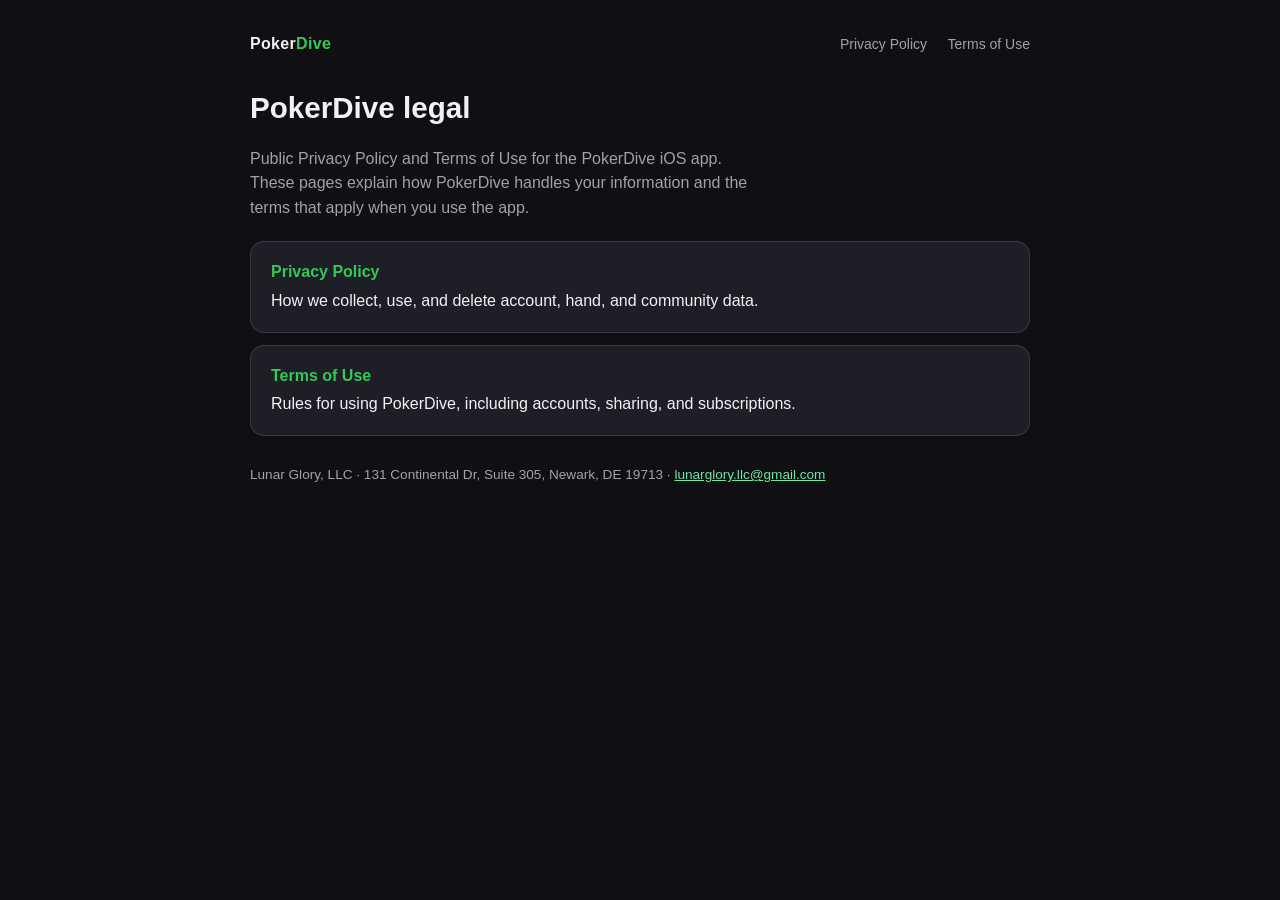
<file: index.html>
<!DOCTYPE html>
<html lang="en">
<head>
  <meta charset="utf-8">
  <meta name="viewport" content="width=device-width, initial-scale=1">
  <title>Legal · PokerDive</title>
  <meta name="description" content="Privacy Policy and Terms of Use for PokerDive.">
  <link rel="stylesheet" href="styles.css">
</head>
<body>
  <div class="wrap">
    <header class="app">
      <a class="brand" href="index.html">Poker<span>Dive</span></a>
      <nav>
        <a href="privacy.html">Privacy Policy</a>
        <a href="terms.html">Terms of Use</a>
      </nav>
    </header>
    
    <section class="hero">
      <h1>PokerDive legal</h1>
      <p>Public Privacy Policy and Terms of Use for the PokerDive iOS app. These pages explain how PokerDive handles your information and the terms that apply when you use the app.</p>
    </section>
    <div class="links">
      <a href="privacy.html"><strong>Privacy Policy</strong> How we collect, use, and delete account, hand, and community data.</a>
      <a href="terms.html"><strong>Terms of Use</strong> Rules for using PokerDive, including accounts, sharing, and subscriptions.</a>
    </div>
    
    <footer>
      Lunar Glory, LLC · 131 Continental Dr, Suite 305, Newark, DE 19713 ·
      <a href="mailto:lunarglory.llc@gmail.com">lunarglory.llc@gmail.com</a>
    </footer>
  </div>
</body>
</html>
</file>
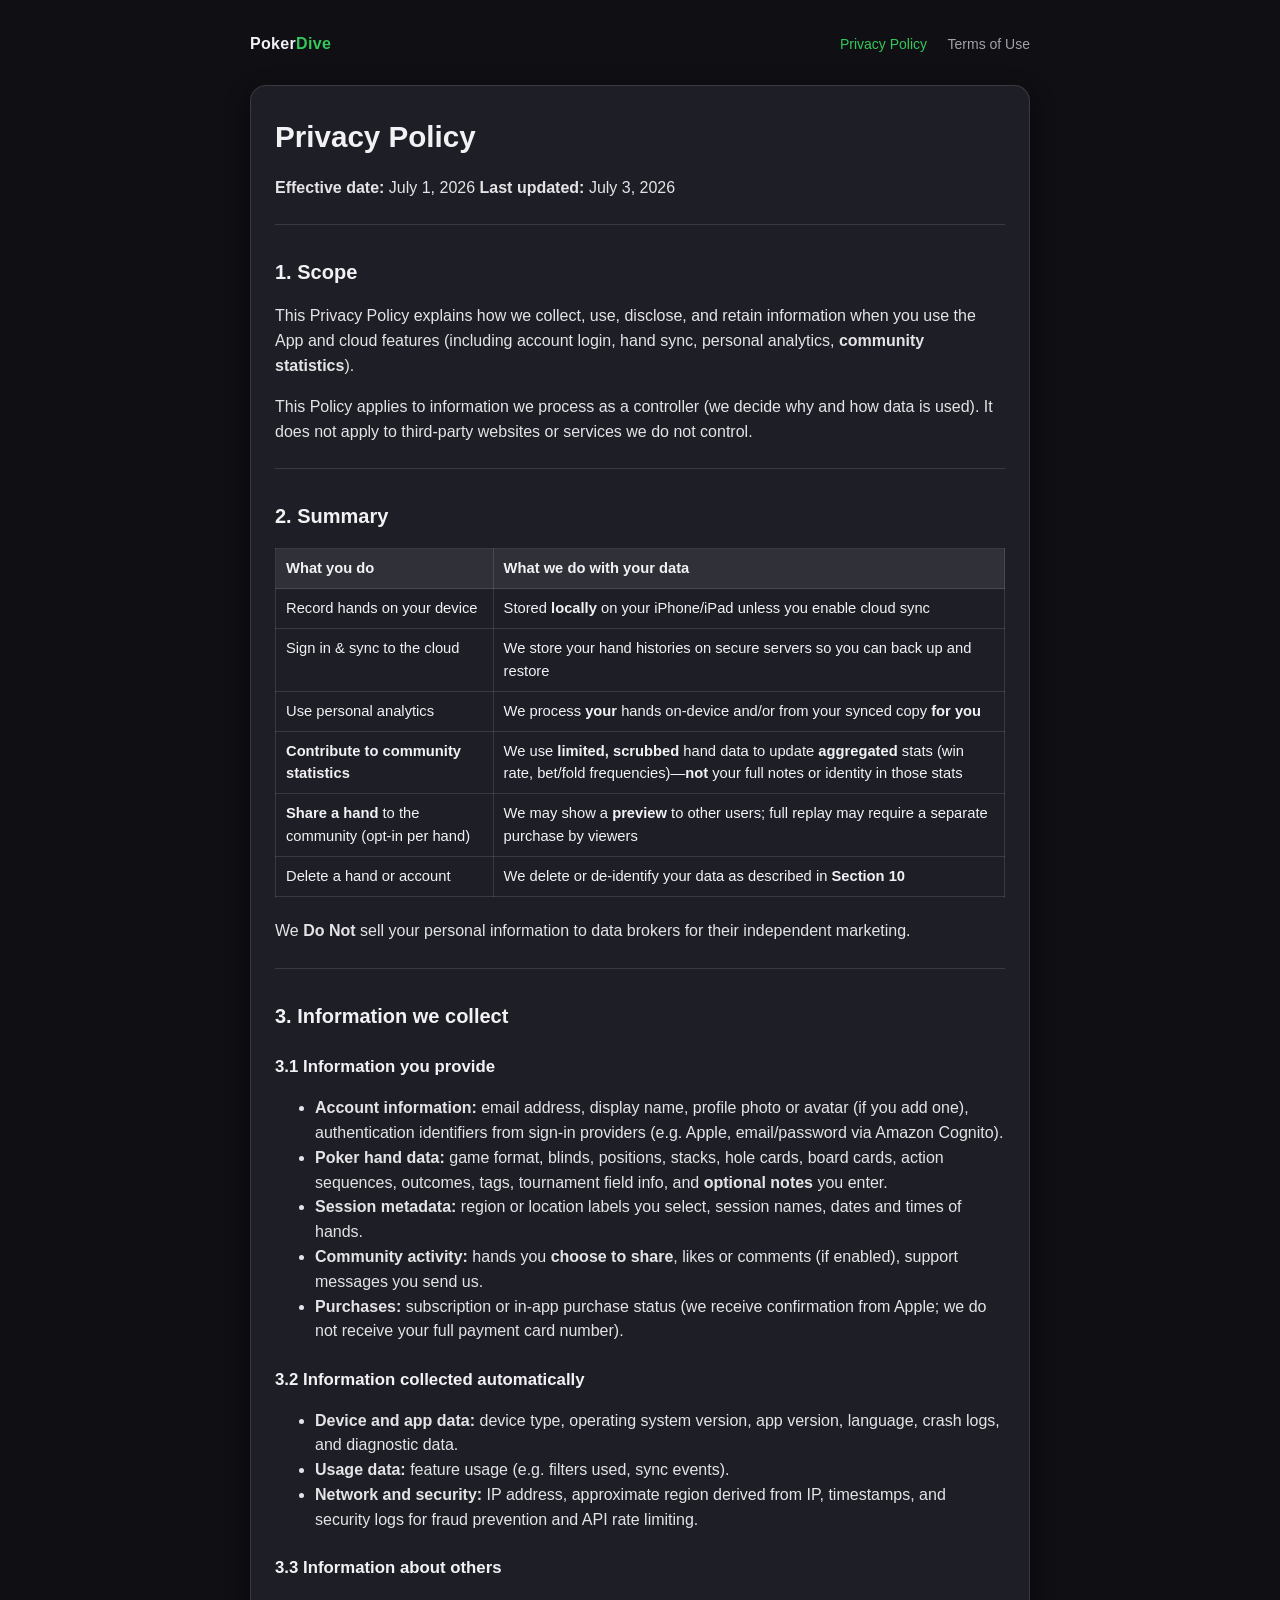
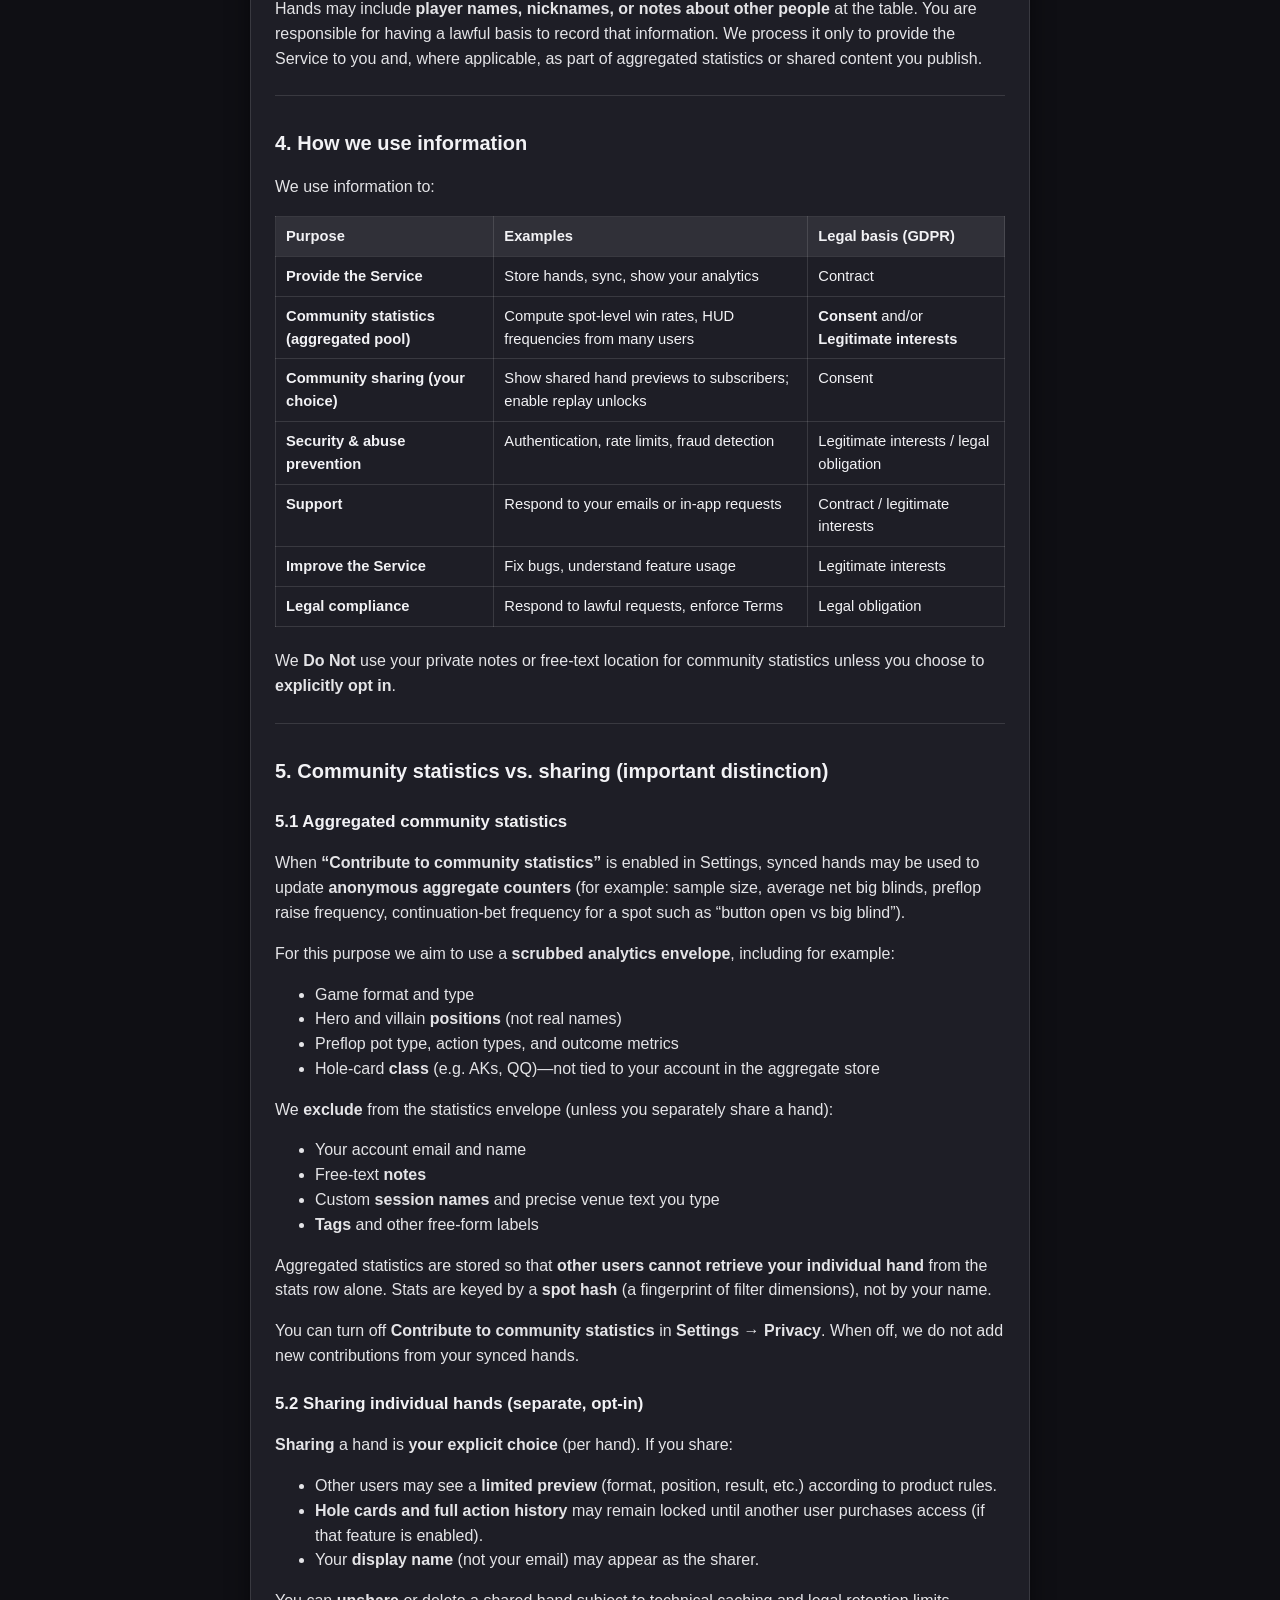
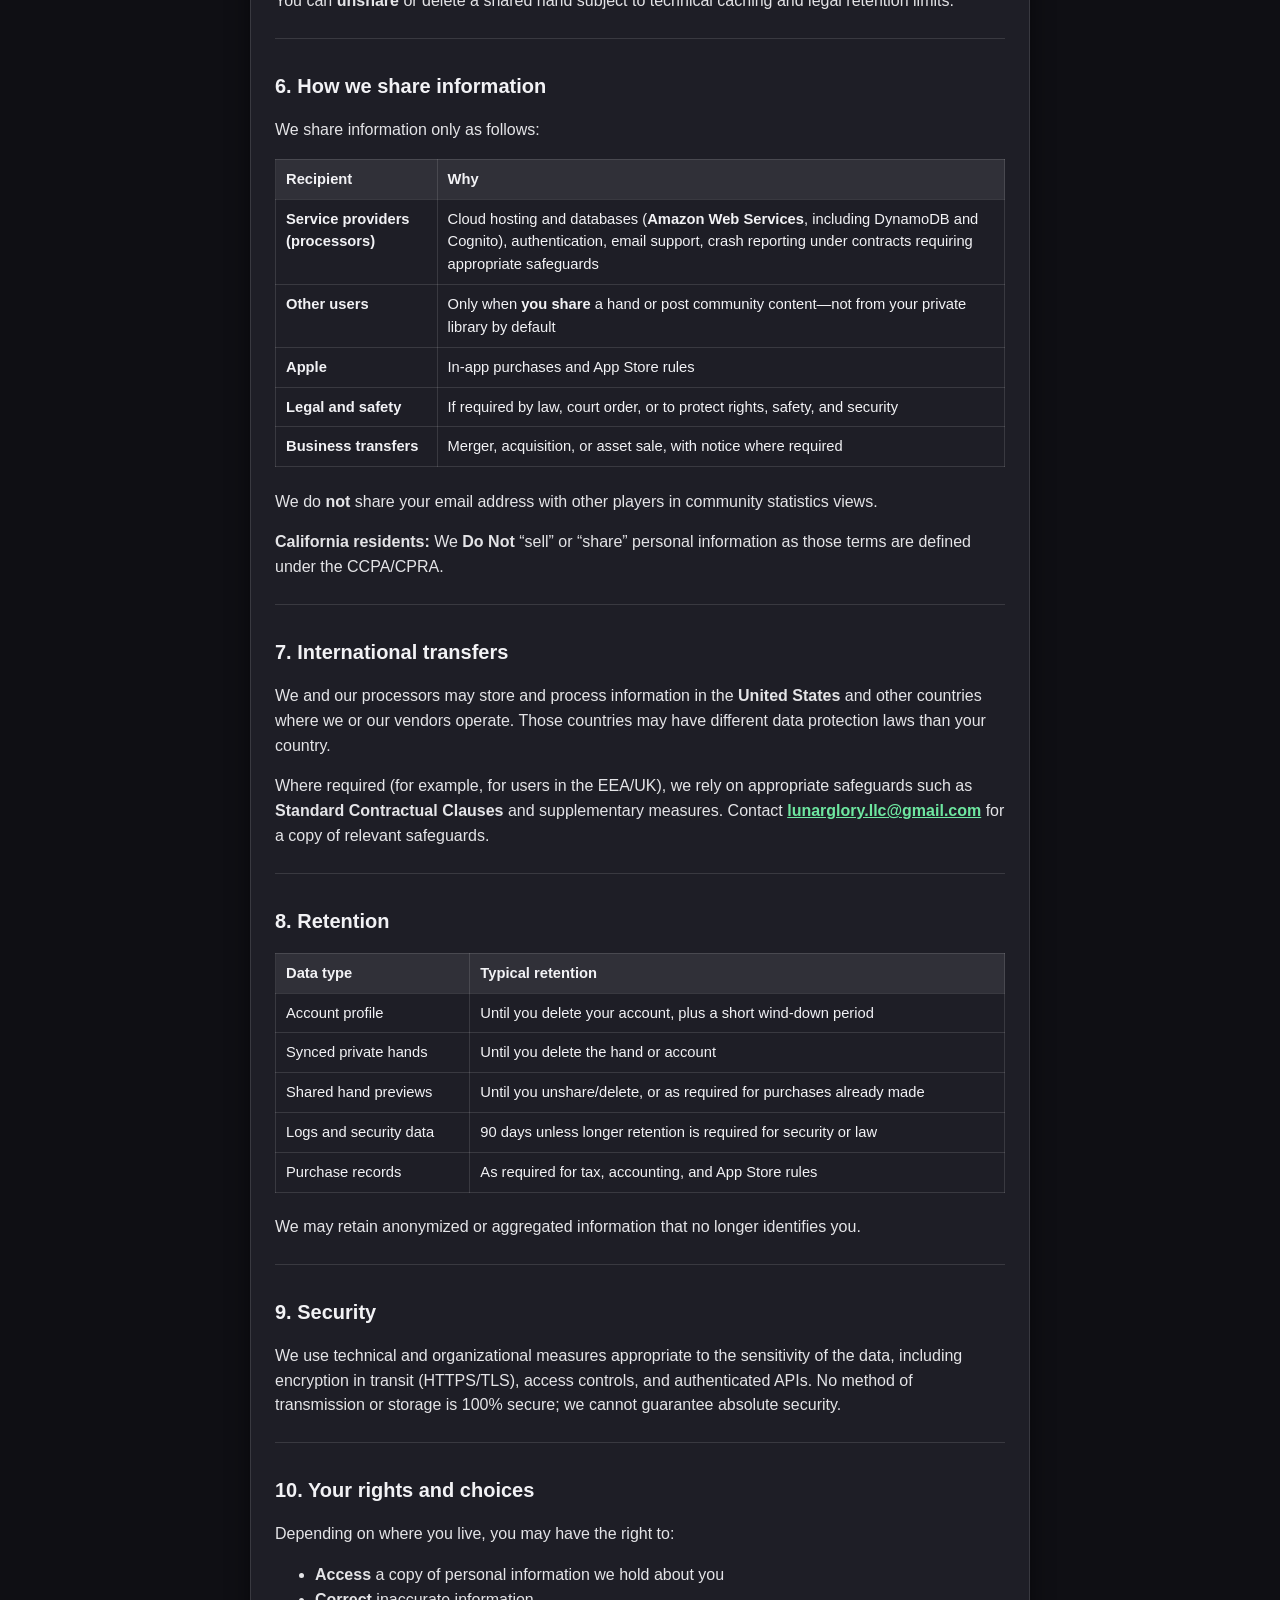
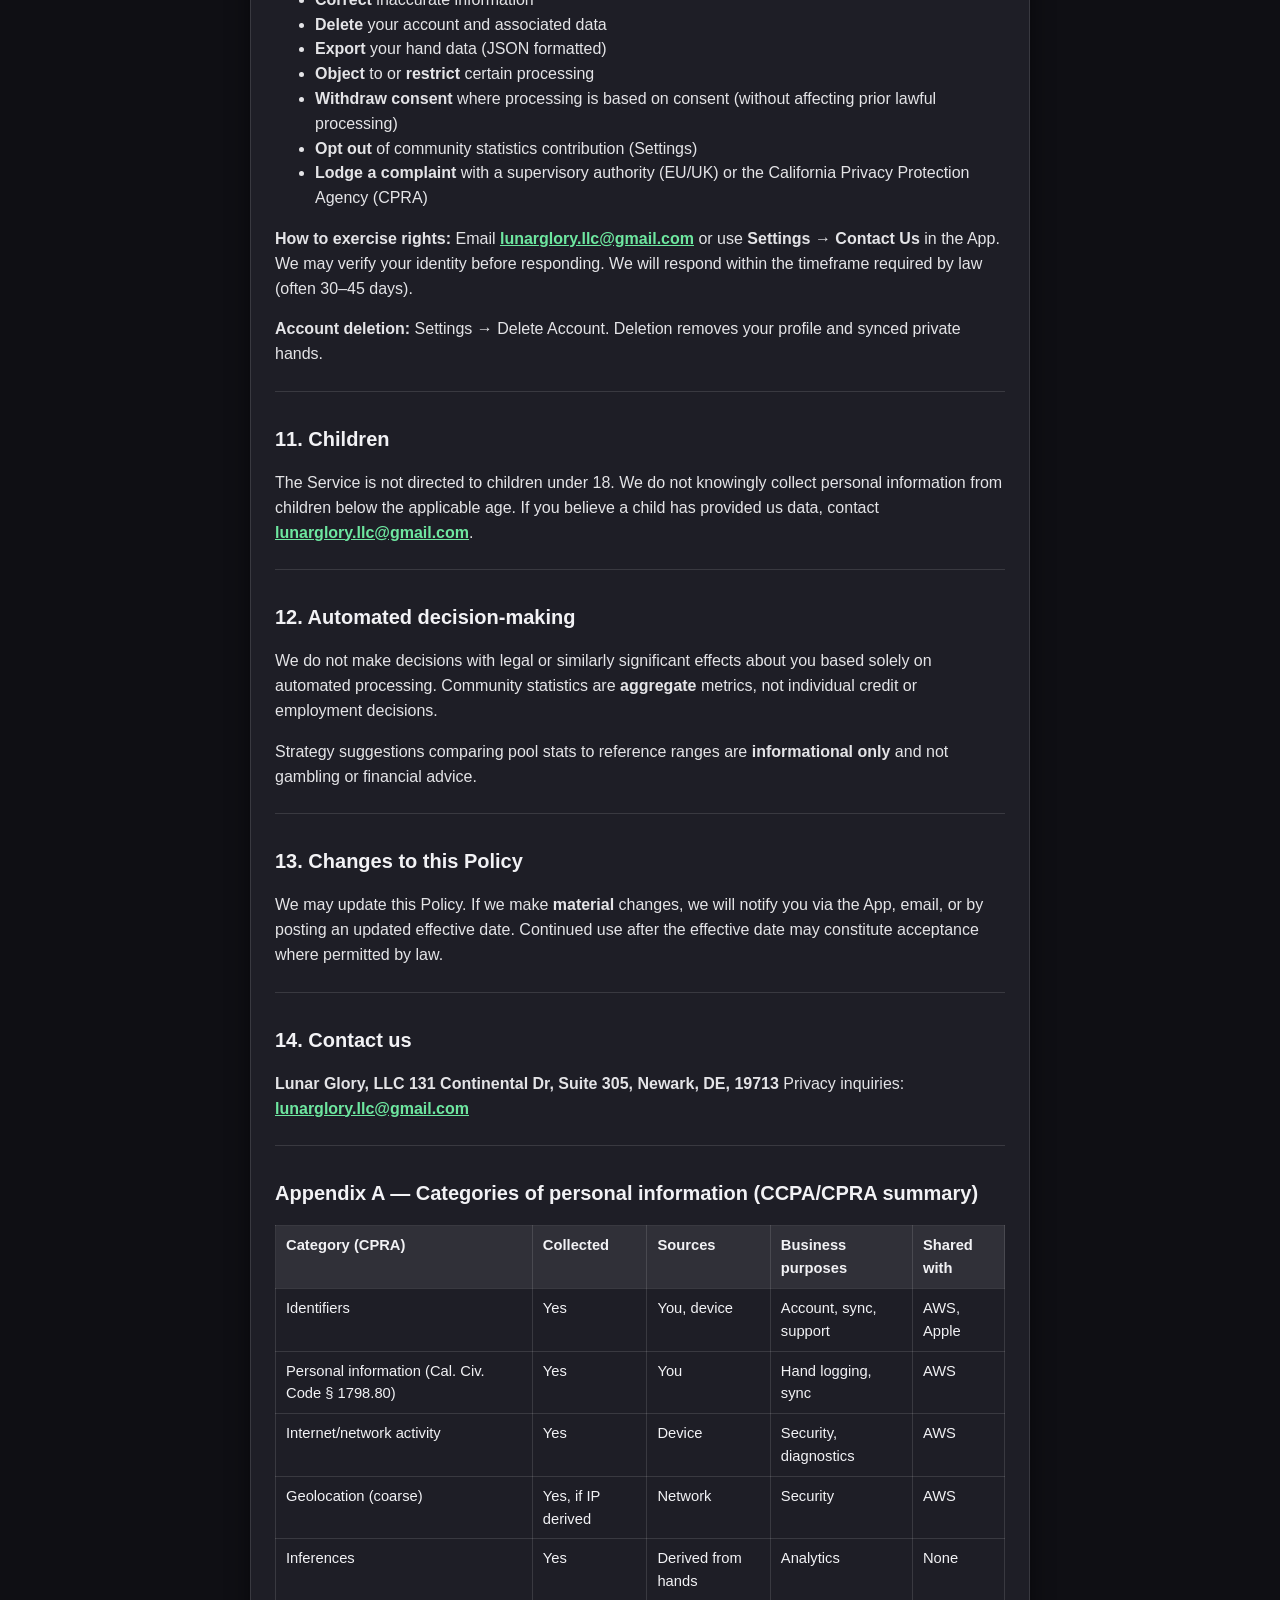
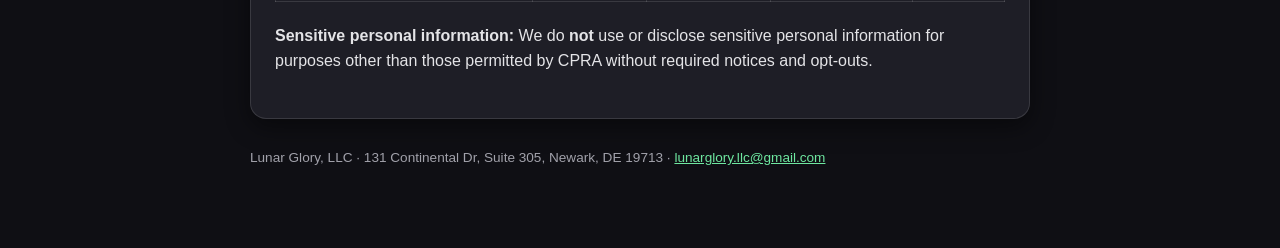
<file: privacy.html>
<!DOCTYPE html>
<html lang="en">
<head>
  <meta charset="utf-8">
  <meta name="viewport" content="width=device-width, initial-scale=1">
  <title>Privacy Policy · PokerDive</title>
  <meta name="description" content="Privacy Policy for the PokerDive iOS app, operated by Lunar Glory, LLC.">
  <link rel="stylesheet" href="styles.css">
</head>
<body>
  <div class="wrap">
    <header class="app">
      <a class="brand" href="index.html">Poker<span>Dive</span></a>
      <nav>
        <a href="privacy.html" class="active">Privacy Policy</a>
        <a href="terms.html">Terms of Use</a>
      </nav>
    </header>
    <article class="card"><h1>Privacy Policy</h1>
<p><strong>Effective date:</strong> July 1, 2026 <strong>Last updated:</strong> July 3, 2026</p>
<hr>
<h2>1. Scope</h2>
<p>This Privacy Policy explains how we collect, use, disclose, and retain information when you use the App and cloud features (including account login, hand sync, personal analytics, <strong>community statistics</strong>).</p>
<p>This Policy applies to information we process as a controller (we decide why and how data is used). It does not apply to third-party websites or services we do not control.</p>
<hr>
<h2>2. Summary</h2>
<table><thead><tr><th>What you do</th><th>What we do with your data</th></tr></thead><tbody><tr><td>Record hands on your device</td><td>Stored <strong>locally</strong> on your iPhone/iPad unless you enable cloud sync</td></tr><tr><td>Sign in &amp; sync to the cloud</td><td>We store your hand histories on secure servers so you can back up and restore</td></tr><tr><td>Use personal analytics</td><td>We process <strong>your</strong> hands on-device and/or from your synced copy <strong>for you</strong></td></tr><tr><td><strong>Contribute to community statistics</strong></td><td>We use <strong>limited, scrubbed</strong> hand data to update <strong>aggregated</strong> stats (win rate, bet/fold frequencies)—<strong>not</strong> your full notes or identity in those stats</td></tr><tr><td><strong>Share a hand</strong> to the community (opt-in per hand)</td><td>We may show a <strong>preview</strong> to other users; full replay may require a separate purchase by viewers</td></tr><tr><td>Delete a hand or account</td><td>We delete or de-identify your data as described in <strong>Section 10</strong></td></tr></tbody></table>
<p>We <strong>Do Not</strong> sell your personal information to data brokers for their independent marketing.</p>
<hr>
<h2>3. Information we collect</h2>
<h3>3.1 Information you provide</h3>
<ul>
<li><strong>Account information:</strong> email address, display name, profile photo or avatar (if you add one), authentication identifiers from sign-in providers (e.g. Apple, email/password via Amazon Cognito).</li>
<li><strong>Poker hand data:</strong> game format, blinds, positions, stacks, hole cards, board cards, action sequences, outcomes, tags, tournament field info, and <strong>optional notes</strong> you enter.</li>
<li><strong>Session metadata:</strong> region or location labels you select, session names, dates and times of hands.</li>
<li><strong>Community activity:</strong> hands you <strong>choose to share</strong>, likes or comments (if enabled), support messages you send us.</li>
<li><strong>Purchases:</strong> subscription or in-app purchase status (we receive confirmation from Apple; we do not receive your full payment card number).</li>
</ul>
<h3>3.2 Information collected automatically</h3>
<ul>
<li><strong>Device and app data:</strong> device type, operating system version, app version, language, crash logs, and diagnostic data.</li>
<li><strong>Usage data:</strong> feature usage (e.g. filters used, sync events).</li>
<li><strong>Network and security:</strong> IP address, approximate region derived from IP, timestamps, and security logs for fraud prevention and API rate limiting.</li>
</ul>
<h3>3.3 Information about others</h3>
<p>Hands may include <strong>player names, nicknames, or notes about other people</strong> at the table. You are responsible for having a lawful basis to record that information. We process it only to provide the Service to you and, where applicable, as part of aggregated statistics or shared content you publish.</p>
<hr>
<h2>4. How we use information</h2>
<p>We use information to:</p>
<table><thead><tr><th>Purpose</th><th>Examples</th><th>Legal basis (GDPR)</th></tr></thead><tbody><tr><td><strong>Provide the Service</strong></td><td>Store hands, sync, show your analytics</td><td>Contract</td></tr><tr><td><strong>Community statistics (aggregated pool)</strong></td><td>Compute spot-level win rates, HUD frequencies from many users</td><td><strong>Consent</strong> and/or <strong>Legitimate interests</strong></td></tr><tr><td><strong>Community sharing (your choice)</strong></td><td>Show shared hand previews to subscribers; enable replay unlocks</td><td>Consent</td></tr><tr><td><strong>Security &amp; abuse prevention</strong></td><td>Authentication, rate limits, fraud detection</td><td>Legitimate interests / legal obligation</td></tr><tr><td><strong>Support</strong></td><td>Respond to your emails or in-app requests</td><td>Contract / legitimate interests</td></tr><tr><td><strong>Improve the Service</strong></td><td>Fix bugs, understand feature usage</td><td>Legitimate interests</td></tr><tr><td><strong>Legal compliance</strong></td><td>Respond to lawful requests, enforce Terms</td><td>Legal obligation</td></tr></tbody></table>
<p>We <strong>Do Not</strong> use your private notes or free-text location for community statistics unless you choose to <strong>explicitly opt in</strong>.</p>
<hr>
<h2>5. Community statistics vs. sharing (important distinction)</h2>
<h3>5.1 Aggregated community statistics</h3>
<p>When <strong>“Contribute to community statistics”</strong> is enabled in Settings, synced hands may be used to update <strong>anonymous aggregate counters</strong> (for example: sample size, average net big blinds, preflop raise frequency, continuation-bet frequency for a spot such as “button open vs big blind”).</p>
<p>For this purpose we aim to use a <strong>scrubbed analytics envelope</strong>, including for example:</p>
<ul>
<li>Game format and type</li>
<li>Hero and villain <strong>positions</strong> (not real names)</li>
<li>Preflop pot type, action types, and outcome metrics</li>
<li>Hole-card <strong>class</strong> (e.g. AKs, QQ)—not tied to your account in the aggregate store</li>
</ul>
<p>We <strong>exclude</strong> from the statistics envelope (unless you separately share a hand):</p>
<ul>
<li>Your account email and name</li>
<li>Free-text <strong>notes</strong></li>
<li>Custom <strong>session names</strong> and precise venue text you type</li>
<li><strong>Tags</strong> and other free-form labels</li>
</ul>
<p>Aggregated statistics are stored so that <strong>other users cannot retrieve your individual hand</strong> from the stats row alone. Stats are keyed by a <strong>spot hash</strong> (a fingerprint of filter dimensions), not by your name.</p>
<p>You can turn off <strong>Contribute to community statistics</strong> in <strong>Settings → Privacy</strong>. When off, we do not add new contributions from your synced hands.</p>
<h3>5.2 Sharing individual hands (separate, opt-in)</h3>
<p><strong>Sharing</strong> a hand is <strong>your explicit choice</strong> (per hand). If you share:</p>
<ul>
<li>Other users may see a <strong>limited preview</strong> (format, position, result, etc.) according to product rules.</li>
<li><strong>Hole cards and full action history</strong> may remain locked until another user purchases access (if that feature is enabled).</li>
<li>Your <strong>display name</strong> (not your email) may appear as the sharer.</li>
</ul>
<p>You can <strong>unshare</strong> or delete a shared hand subject to technical caching and legal retention limits.</p>
<hr>
<h2>6. How we share information</h2>
<p>We share information only as follows:</p>
<table><thead><tr><th>Recipient</th><th>Why</th></tr></thead><tbody><tr><td><strong>Service providers (processors)</strong></td><td>Cloud hosting and databases (<strong>Amazon Web Services</strong>, including DynamoDB and Cognito), authentication, email support, crash reporting under contracts requiring appropriate safeguards</td></tr><tr><td><strong>Other users</strong></td><td>Only when <strong>you share</strong> a hand or post community content—not from your private library by default</td></tr><tr><td><strong>Apple</strong></td><td>In-app purchases and App Store rules</td></tr><tr><td><strong>Legal and safety</strong></td><td>If required by law, court order, or to protect rights, safety, and security</td></tr><tr><td><strong>Business transfers</strong></td><td>Merger, acquisition, or asset sale, with notice where required</td></tr></tbody></table>
<p>We do <strong>not</strong> share your email address with other players in community statistics views.</p>
<p><strong>California residents:</strong> We <strong>Do Not</strong> “sell” or “share” personal information as those terms are defined under the CCPA/CPRA.</p>
<hr>
<h2>7. International transfers</h2>
<p>We and our processors may store and process information in the <strong>United States</strong> and other countries where we or our vendors operate. Those countries may have different data protection laws than your country.</p>
<p>Where required (for example, for users in the EEA/UK), we rely on appropriate safeguards such as <strong>Standard Contractual Clauses</strong> and supplementary measures. Contact <strong><a href="mailto:lunarglory.llc@gmail.com">lunarglory.llc@gmail.com</a></strong> for a copy of relevant safeguards.</p>
<hr>
<h2>8. Retention</h2>
<table><thead><tr><th>Data type</th><th>Typical retention</th></tr></thead><tbody><tr><td>Account profile</td><td>Until you delete your account, plus a short wind-down period</td></tr><tr><td>Synced private hands</td><td>Until you delete the hand or account</td></tr><tr><td>Shared hand previews</td><td>Until you unshare/delete, or as required for purchases already made</td></tr><tr><td>Logs and security data</td><td>90 days unless longer retention is required for security or law</td></tr><tr><td>Purchase records</td><td>As required for tax, accounting, and App Store rules</td></tr></tbody></table>
<p>We may retain anonymized or aggregated information that no longer identifies you.</p>
<hr>
<h2>9. Security</h2>
<p>We use technical and organizational measures appropriate to the sensitivity of the data, including encryption in transit (HTTPS/TLS), access controls, and authenticated APIs. No method of transmission or storage is 100% secure; we cannot guarantee absolute security.</p>
<hr>
<h2>10. Your rights and choices</h2>
<p>Depending on where you live, you may have the right to:</p>
<ul>
<li><strong>Access</strong> a copy of personal information we hold about you</li>
<li><strong>Correct</strong> inaccurate information</li>
<li><strong>Delete</strong> your account and associated data</li>
<li><strong>Export</strong> your hand data (JSON formatted)</li>
<li><strong>Object</strong> to or <strong>restrict</strong> certain processing</li>
<li><strong>Withdraw consent</strong> where processing is based on consent (without affecting prior lawful processing)</li>
<li><strong>Opt out</strong> of community statistics contribution (Settings)</li>
<li><strong>Lodge a complaint</strong> with a supervisory authority (EU/UK) or the California Privacy Protection Agency (CPRA)</li>
</ul>
<p><strong>How to exercise rights:</strong> Email <strong><a href="mailto:lunarglory.llc@gmail.com">lunarglory.llc@gmail.com</a></strong> or use <strong>Settings → Contact Us</strong> in the App. We may verify your identity before responding. We will respond within the timeframe required by law (often 30–45 days).</p>
<p><strong>Account deletion:</strong> Settings → Delete Account. Deletion removes your profile and synced private hands.</p>
<hr>
<h2>11. Children</h2>
<p>The Service is not directed to children under 18. We do not knowingly collect personal information from children below the applicable age. If you believe a child has provided us data, contact <strong><a href="mailto:lunarglory.llc@gmail.com">lunarglory.llc@gmail.com</a></strong>.</p>
<hr>
<h2>12. Automated decision-making</h2>
<p>We do not make decisions with legal or similarly significant effects about you based solely on automated processing. Community statistics are <strong>aggregate</strong> metrics, not individual credit or employment decisions.</p>
<p>Strategy suggestions comparing pool stats to reference ranges are <strong>informational only</strong> and not gambling or financial advice.</p>
<hr>
<h2>13. Changes to this Policy</h2>
<p>We may update this Policy. If we make <strong>material</strong> changes, we will notify you via the App, email, or by posting an updated effective date. Continued use after the effective date may constitute acceptance where permitted by law.</p>
<hr>
<h2>14. Contact us</h2>
<p><strong>Lunar Glory, LLC</strong> <strong>131 Continental Dr, Suite 305, Newark, DE, 19713</strong> Privacy inquiries: <strong><a href="mailto:lunarglory.llc@gmail.com">lunarglory.llc@gmail.com</a></strong></p>
<hr>
<h2>Appendix A — Categories of personal information (CCPA/CPRA summary)</h2>
<table><thead><tr><th>Category (CPRA)</th><th>Collected</th><th>Sources</th><th>Business purposes</th><th>Shared with</th></tr></thead><tbody><tr><td>Identifiers</td><td>Yes</td><td>You, device</td><td>Account, sync, support</td><td>AWS, Apple</td></tr><tr><td>Personal information (Cal. Civ. Code § 1798.80)</td><td>Yes</td><td>You</td><td>Hand logging, sync</td><td>AWS</td></tr><tr><td>Internet/network activity</td><td>Yes</td><td>Device</td><td>Security, diagnostics</td><td>AWS</td></tr><tr><td>Geolocation (coarse)</td><td>Yes, if IP derived</td><td>Network</td><td>Security</td><td>AWS</td></tr><tr><td>Inferences</td><td>Yes</td><td>Derived from hands</td><td>Analytics</td><td>None</td></tr></tbody></table>
<p><strong>Sensitive personal information:</strong> We do <strong>not</strong> use or disclose sensitive personal information for purposes other than those permitted by CPRA without required notices and opt-outs.</p></article>
    <footer>
      Lunar Glory, LLC · 131 Continental Dr, Suite 305, Newark, DE 19713 ·
      <a href="mailto:lunarglory.llc@gmail.com">lunarglory.llc@gmail.com</a>
    </footer>
  </div>
</body>
</html>
</file>
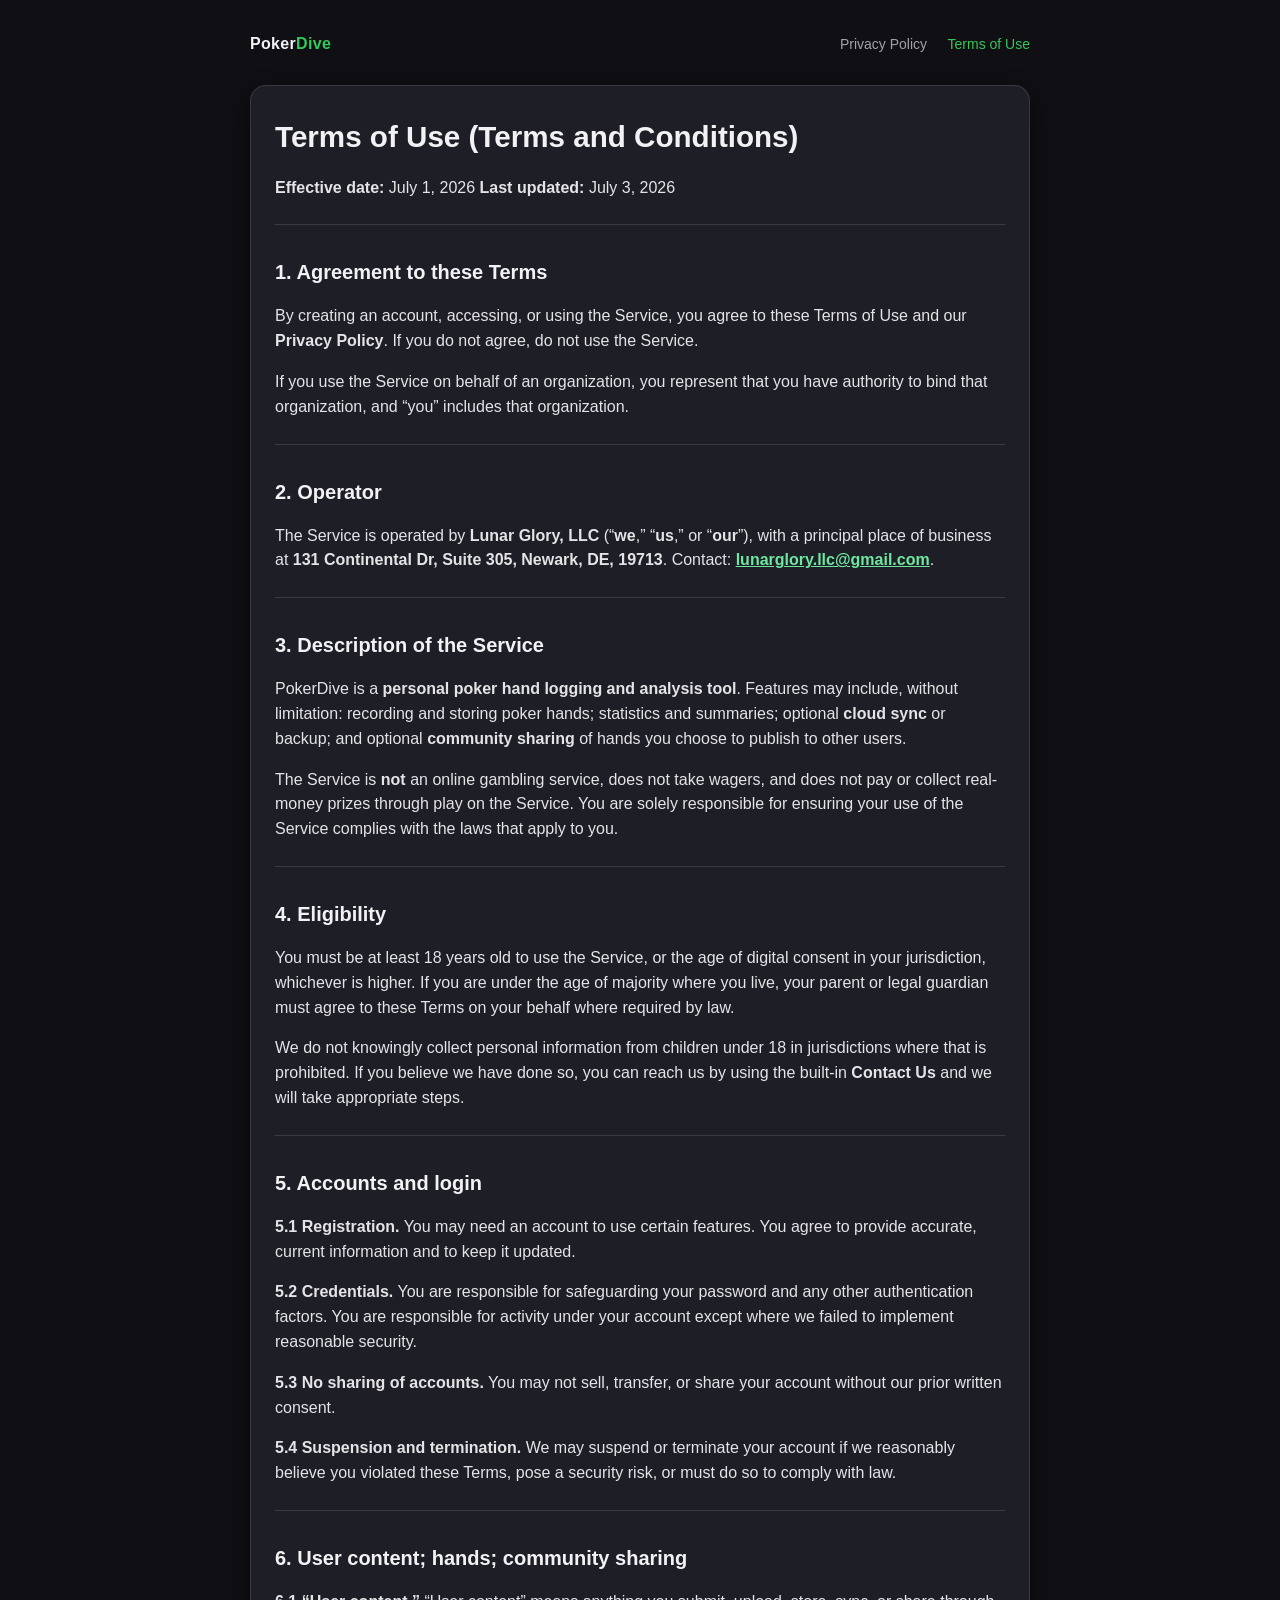
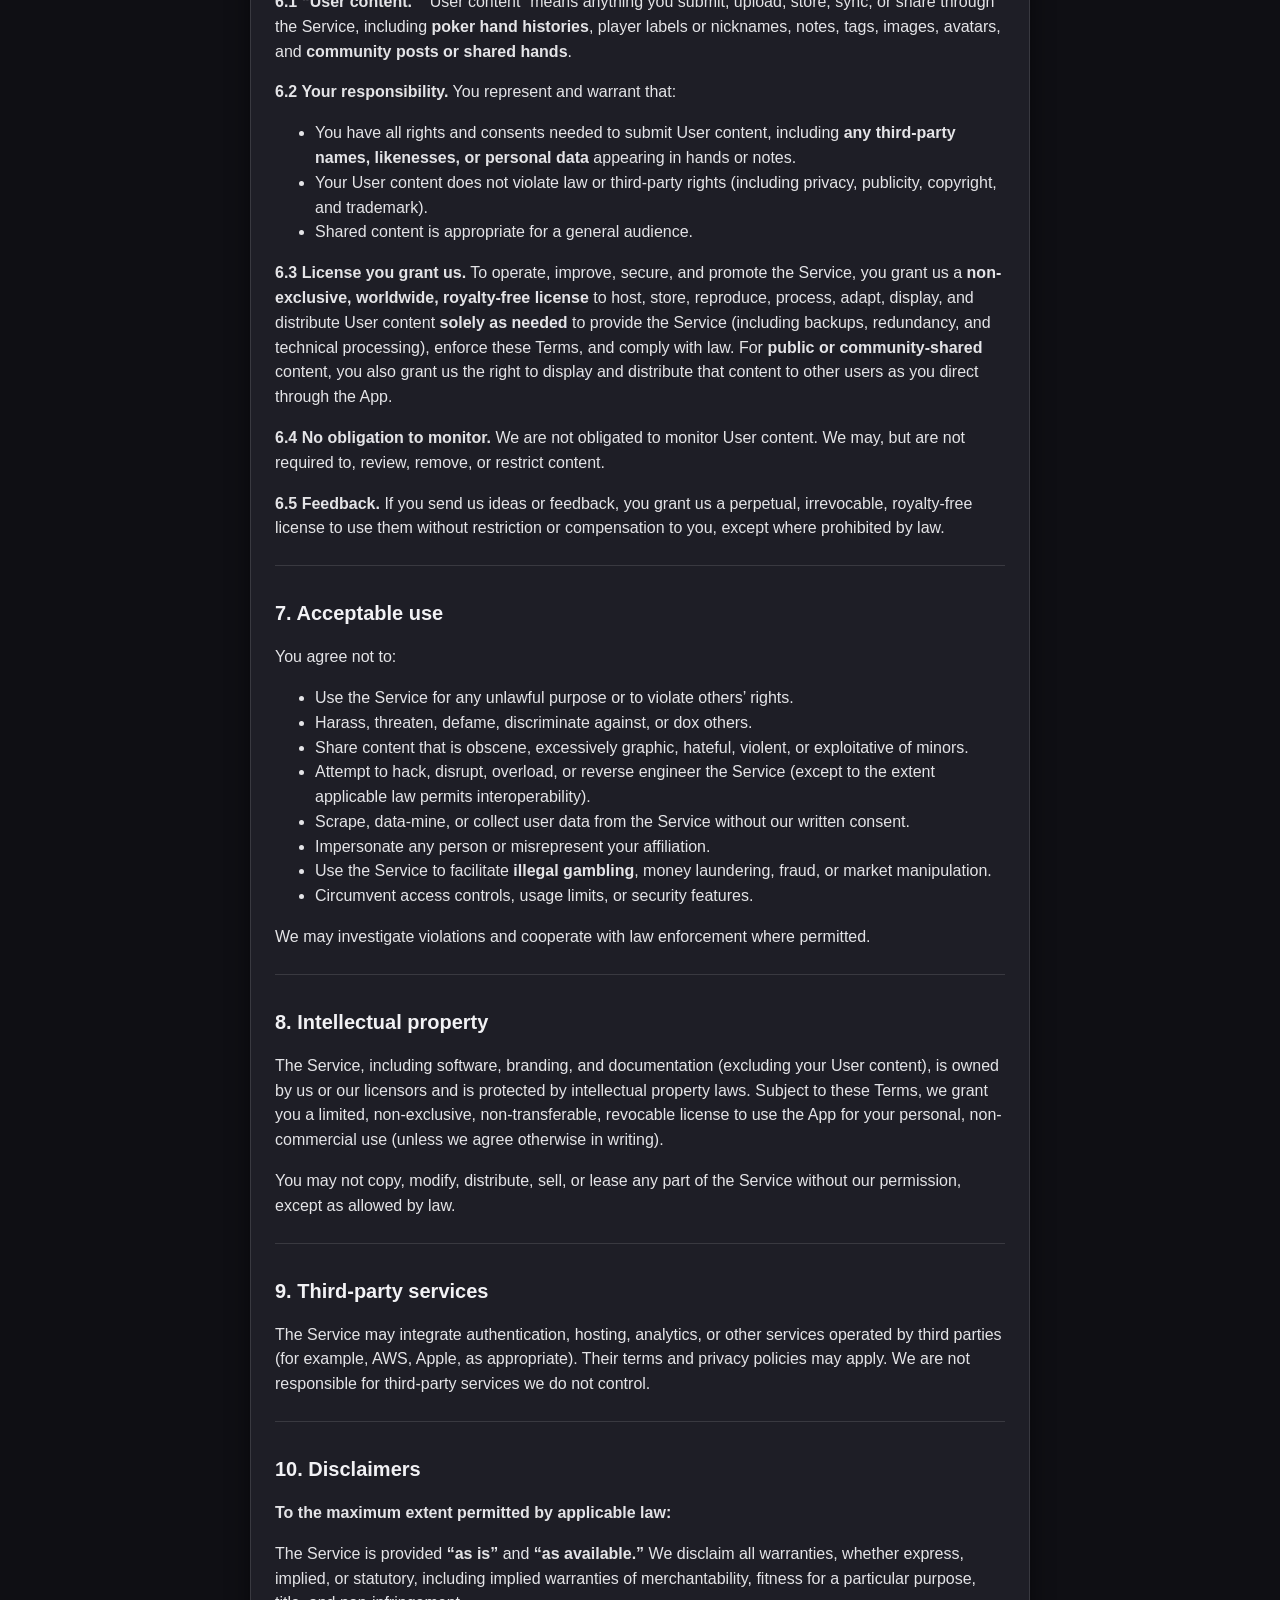
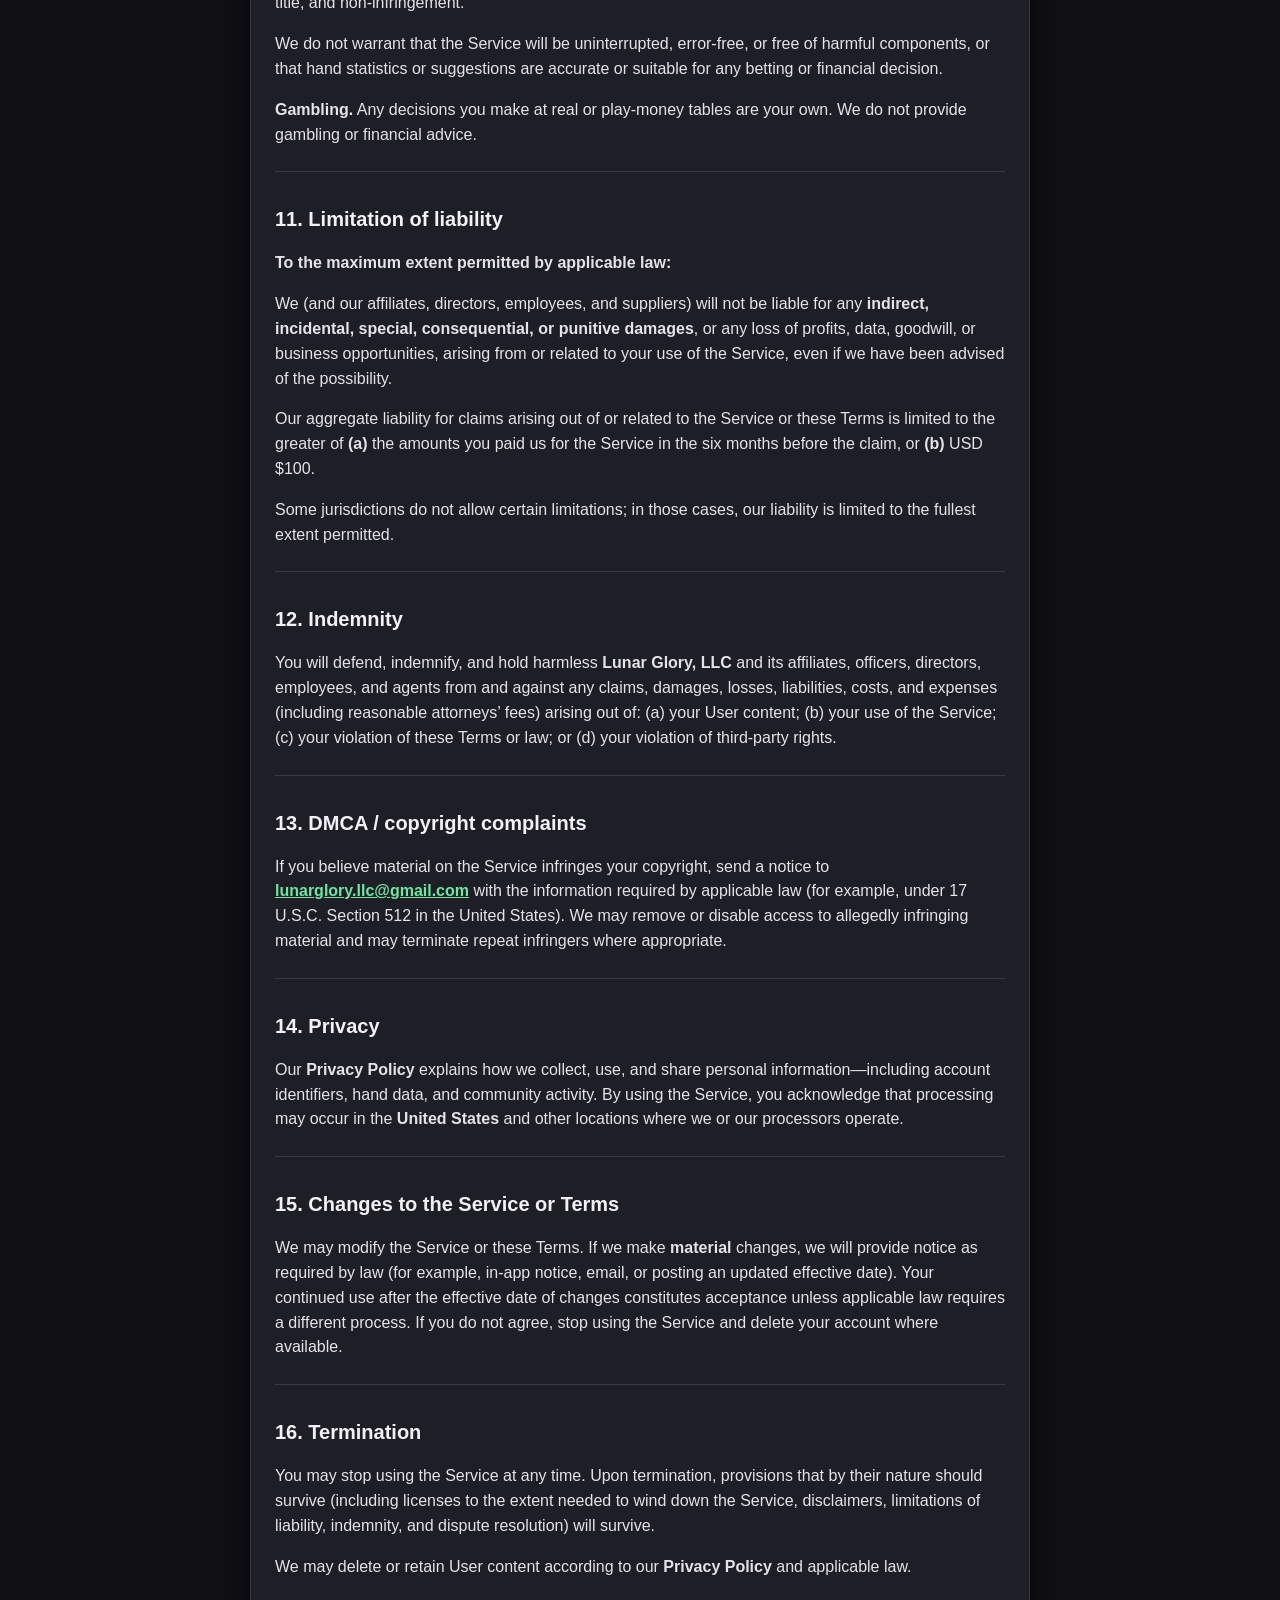
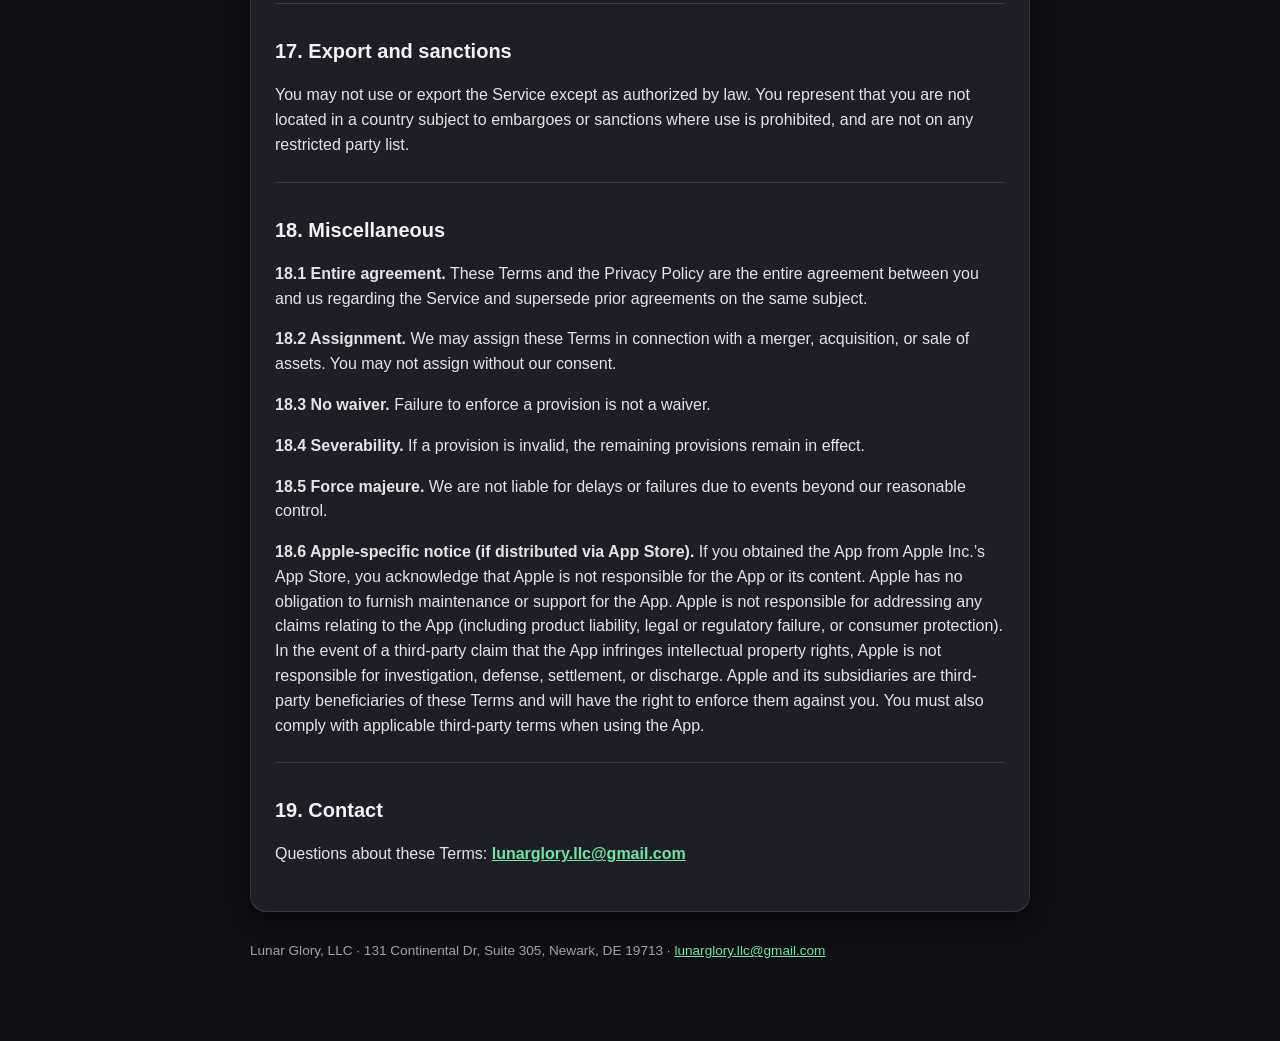
<file: terms.html>
<!DOCTYPE html>
<html lang="en">
<head>
  <meta charset="utf-8">
  <meta name="viewport" content="width=device-width, initial-scale=1">
  <title>Terms of Use · PokerDive</title>
  <meta name="description" content="Terms of Use for the PokerDive iOS app, operated by Lunar Glory, LLC.">
  <link rel="stylesheet" href="styles.css">
</head>
<body>
  <div class="wrap">
    <header class="app">
      <a class="brand" href="index.html">Poker<span>Dive</span></a>
      <nav>
        <a href="privacy.html">Privacy Policy</a>
        <a href="terms.html" class="active">Terms of Use</a>
      </nav>
    </header>
    <article class="card"><h1>Terms of Use (Terms and Conditions)</h1>
<p><strong>Effective date:</strong> July 1, 2026 <strong>Last updated:</strong> July 3, 2026</p>
<hr>
<h2>1. Agreement to these Terms</h2>
<p>By creating an account, accessing, or using the Service, you agree to these Terms of Use and our <strong>Privacy Policy</strong>. If you do not agree, do not use the Service.</p>
<p>If you use the Service on behalf of an organization, you represent that you have authority to bind that organization, and “you” includes that organization.</p>
<hr>
<h2>2. Operator</h2>
<p>The Service is operated by <strong>Lunar Glory, LLC</strong> (“<strong>we</strong>,” “<strong>us</strong>,” or “<strong>our</strong>”), with a principal place of business at <strong>131 Continental Dr, Suite 305, Newark, DE, 19713</strong>. Contact: <strong><a href="mailto:lunarglory.llc@gmail.com">lunarglory.llc@gmail.com</a></strong>.</p>
<hr>
<h2>3. Description of the Service</h2>
<p>PokerDive is a <strong>personal poker hand logging and analysis tool</strong>. Features may include, without limitation: recording and storing poker hands; statistics and summaries; optional <strong>cloud sync</strong> or backup; and optional <strong>community sharing</strong> of hands you choose to publish to other users.</p>
<p>The Service is <strong>not</strong> an online gambling service, does not take wagers, and does not pay or collect real-money prizes through play on the Service. You are solely responsible for ensuring your use of the Service complies with the laws that apply to you.</p>
<hr>
<h2>4. Eligibility</h2>
<p>You must be at least 18 years old to use the Service, or the age of digital consent in your jurisdiction, whichever is higher. If you are under the age of majority where you live, your parent or legal guardian must agree to these Terms on your behalf where required by law.</p>
<p>We do not knowingly collect personal information from children under 18 in jurisdictions where that is prohibited. If you believe we have done so, you can reach us by using the built-in <strong>Contact Us</strong> and we will take appropriate steps.</p>
<hr>
<h2>5. Accounts and login</h2>
<p><strong>5.1 Registration.</strong> You may need an account to use certain features. You agree to provide accurate, current information and to keep it updated.</p>
<p><strong>5.2 Credentials.</strong> You are responsible for safeguarding your password and any other authentication factors. You are responsible for activity under your account except where we failed to implement reasonable security.</p>
<p><strong>5.3 No sharing of accounts.</strong> You may not sell, transfer, or share your account without our prior written consent.</p>
<p><strong>5.4 Suspension and termination.</strong> We may suspend or terminate your account if we reasonably believe you violated these Terms, pose a security risk, or must do so to comply with law.</p>
<hr>
<h2>6. User content; hands; community sharing</h2>
<p><strong>6.1 “User content.”</strong> “User content” means anything you submit, upload, store, sync, or share through the Service, including <strong>poker hand histories</strong>, player labels or nicknames, notes, tags, images, avatars, and <strong>community posts or shared hands</strong>.</p>
<p><strong>6.2 Your responsibility.</strong> You represent and warrant that:</p>
<ul>
<li>You have all rights and consents needed to submit User content, including <strong>any third-party names, likenesses, or personal data</strong> appearing in hands or notes.</li>
<li>Your User content does not violate law or third-party rights (including privacy, publicity, copyright, and trademark).</li>
<li>Shared content is appropriate for a general audience.</li>
</ul>
<p><strong>6.3 License you grant us.</strong> To operate, improve, secure, and promote the Service, you grant us a <strong>non-exclusive, worldwide, royalty-free license</strong> to host, store, reproduce, process, adapt, display, and distribute User content <strong>solely as needed</strong> to provide the Service (including backups, redundancy, and technical processing), enforce these Terms, and comply with law. For <strong>public or community-shared</strong> content, you also grant us the right to display and distribute that content to other users as you direct through the App.</p>
<p><strong>6.4 No obligation to monitor.</strong> We are not obligated to monitor User content. We may, but are not required to, review, remove, or restrict content.</p>
<p><strong>6.5 Feedback.</strong> If you send us ideas or feedback, you grant us a perpetual, irrevocable, royalty-free license to use them without restriction or compensation to you, except where prohibited by law.</p>
<hr>
<h2>7. Acceptable use</h2>
<p>You agree not to:</p>
<ul>
<li>Use the Service for any unlawful purpose or to violate others’ rights.</li>
<li>Harass, threaten, defame, discriminate against, or dox others.</li>
<li>Share content that is obscene, excessively graphic, hateful, violent, or exploitative of minors.</li>
<li>Attempt to hack, disrupt, overload, or reverse engineer the Service (except to the extent applicable law permits interoperability).</li>
<li>Scrape, data-mine, or collect user data from the Service without our written consent.</li>
<li>Impersonate any person or misrepresent your affiliation.</li>
<li>Use the Service to facilitate <strong>illegal gambling</strong>, money laundering, fraud, or market manipulation.</li>
<li>Circumvent access controls, usage limits, or security features.</li>
</ul>
<p>We may investigate violations and cooperate with law enforcement where permitted.</p>
<hr>
<h2>8. Intellectual property</h2>
<p>The Service, including software, branding, and documentation (excluding your User content), is owned by us or our licensors and is protected by intellectual property laws. Subject to these Terms, we grant you a limited, non-exclusive, non-transferable, revocable license to use the App for your personal, non-commercial use (unless we agree otherwise in writing).</p>
<p>You may not copy, modify, distribute, sell, or lease any part of the Service without our permission, except as allowed by law.</p>
<hr>
<h2>9. Third-party services</h2>
<p>The Service may integrate authentication, hosting, analytics, or other services operated by third parties (for example, AWS, Apple, as appropriate). Their terms and privacy policies may apply. We are not responsible for third-party services we do not control.</p>
<hr>
<h2>10. Disclaimers</h2>
<p><strong>To the maximum extent permitted by applicable law:</strong></p>
<p>The Service is provided <strong>“as is”</strong> and <strong>“as available.”</strong> We disclaim all warranties, whether express, implied, or statutory, including implied warranties of merchantability, fitness for a particular purpose, title, and non-infringement.</p>
<p>We do not warrant that the Service will be uninterrupted, error-free, or free of harmful components, or that hand statistics or suggestions are accurate or suitable for any betting or financial decision.</p>
<p><strong>Gambling.</strong> Any decisions you make at real or play-money tables are your own. We do not provide gambling or financial advice.</p>
<hr>
<h2>11. Limitation of liability</h2>
<p><strong>To the maximum extent permitted by applicable law:</strong></p>
<p>We (and our affiliates, directors, employees, and suppliers) will not be liable for any <strong>indirect, incidental, special, consequential, or punitive damages</strong>, or any loss of profits, data, goodwill, or business opportunities, arising from or related to your use of the Service, even if we have been advised of the possibility.</p>
<p>Our aggregate liability for claims arising out of or related to the Service or these Terms is limited to the greater of <strong>(a)</strong> the amounts you paid us for the Service in the six months before the claim, or <strong>(b)</strong> USD $100.</p>
<p>Some jurisdictions do not allow certain limitations; in those cases, our liability is limited to the fullest extent permitted.</p>
<hr>
<h2>12. Indemnity</h2>
<p>You will defend, indemnify, and hold harmless <strong>Lunar Glory, LLC</strong> and its affiliates, officers, directors, employees, and agents from and against any claims, damages, losses, liabilities, costs, and expenses (including reasonable attorneys’ fees) arising out of: (a) your User content; (b) your use of the Service; (c) your violation of these Terms or law; or (d) your violation of third-party rights.</p>
<hr>
<h2>13. DMCA / copyright complaints</h2>
<p>If you believe material on the Service infringes your copyright, send a notice to <strong><a href="mailto:lunarglory.llc@gmail.com">lunarglory.llc@gmail.com</a></strong> with the information required by applicable law (for example, under 17 U.S.C. Section 512 in the United States). We may remove or disable access to allegedly infringing material and may terminate repeat infringers where appropriate.</p>
<hr>
<h2>14. Privacy</h2>
<p>Our <strong>Privacy Policy</strong> explains how we collect, use, and share personal information—including account identifiers, hand data, and community activity. By using the Service, you acknowledge that processing may occur in the <strong>United States</strong> and other locations where we or our processors operate.</p>
<hr>
<h2>15. Changes to the Service or Terms</h2>
<p>We may modify the Service or these Terms. If we make <strong>material</strong> changes, we will provide notice as required by law (for example, in-app notice, email, or posting an updated effective date). Your continued use after the effective date of changes constitutes acceptance unless applicable law requires a different process. If you do not agree, stop using the Service and delete your account where available.</p>
<hr>
<h2>16. Termination</h2>
<p>You may stop using the Service at any time. Upon termination, provisions that by their nature should survive (including licenses to the extent needed to wind down the Service, disclaimers, limitations of liability, indemnity, and dispute resolution) will survive.</p>
<p>We may delete or retain User content according to our <strong>Privacy Policy</strong> and applicable law.</p>
<hr>
<h2>17. Export and sanctions</h2>
<p>You may not use or export the Service except as authorized by law. You represent that you are not located in a country subject to embargoes or sanctions where use is prohibited, and are not on any restricted party list.</p>
<hr>
<h2>18. Miscellaneous</h2>
<p><strong>18.1 Entire agreement.</strong> These Terms and the Privacy Policy are the entire agreement between you and us regarding the Service and supersede prior agreements on the same subject.</p>
<p><strong>18.2 Assignment.</strong> We may assign these Terms in connection with a merger, acquisition, or sale of assets. You may not assign without our consent.</p>
<p><strong>18.3 No waiver.</strong> Failure to enforce a provision is not a waiver.</p>
<p><strong>18.4 Severability.</strong> If a provision is invalid, the remaining provisions remain in effect.</p>
<p><strong>18.5 Force majeure.</strong> We are not liable for delays or failures due to events beyond our reasonable control.</p>
<p><strong>18.6 Apple-specific notice (if distributed via App Store).</strong> If you obtained the App from Apple Inc.’s App Store, you acknowledge that Apple is not responsible for the App or its content. Apple has no obligation to furnish maintenance or support for the App. Apple is not responsible for addressing any claims relating to the App (including product liability, legal or regulatory failure, or consumer protection). In the event of a third-party claim that the App infringes intellectual property rights, Apple is not responsible for investigation, defense, settlement, or discharge. Apple and its subsidiaries are third-party beneficiaries of these Terms and will have the right to enforce them against you. You must also comply with applicable third-party terms when using the App.</p>
<hr>
<h2>19. Contact</h2>
<p>Questions about these Terms: <strong><a href="mailto:lunarglory.llc@gmail.com">lunarglory.llc@gmail.com</a></strong></p></article>
    <footer>
      Lunar Glory, LLC · 131 Continental Dr, Suite 305, Newark, DE 19713 ·
      <a href="mailto:lunarglory.llc@gmail.com">lunarglory.llc@gmail.com</a>
    </footer>
  </div>
</body>
</html>
</file>
<file: styles.css>
:root {
  --bg: #0F0F14;
  --card: #1E1E26;
  --elevated: #303038;
  --text: #F2F2F5;
  --muted: #A1A1AA;
  --border: rgba(255,255,255,0.12);
  --accent: #34C759;
  --link: #6EE7A0;
}
* { box-sizing: border-box; }
html, body {
  margin: 0;
  padding: 0;
  background: var(--bg);
  color: var(--text);
  font-family: -apple-system, BlinkMacSystemFont, "Segoe UI", Roboto, Helvetica, Arial, sans-serif;
  line-height: 1.55;
}
a { color: var(--link); }
.wrap { max-width: 820px; margin: 0 auto; padding: 32px 20px 80px; }
header.app {
  display: flex; align-items: center; justify-content: space-between;
  gap: 16px; margin-bottom: 28px; flex-wrap: wrap;
}
.brand { font-weight: 700; letter-spacing: 0.02em; text-decoration: none; color: var(--text); }
.brand span { color: var(--accent); }
nav a { margin-left: 16px; text-decoration: none; color: var(--muted); font-size: 14px; }
nav a:hover, nav a.active { color: var(--accent); }
.card {
  background: var(--card);
  border: 1px solid var(--border);
  border-radius: 16px;
  padding: 28px 24px;
  box-shadow: 0 8px 24px rgba(0,0,0,0.45);
}
h1 { font-size: 1.85rem; margin: 0 0 8px; }
h2 { font-size: 1.25rem; margin: 2rem 0 0.7rem; }
h3 { font-size: 1.05rem; margin: 1.4rem 0 0.5rem; }
p, li { color: #E4E4E7; }
.muted, .dates { color: var(--muted); font-size: 0.92rem; }
hr { border: none; border-top: 1px solid var(--border); margin: 1.5rem 0; }
table { width: 100%; border-collapse: collapse; margin: 1rem 0 1.4rem; font-size: 0.92rem; }
th, td { border: 1px solid var(--border); padding: 8px 10px; text-align: left; vertical-align: top; }
th { background: var(--elevated); }
code { font-size: 0.9em; background: var(--elevated); padding: 1px 5px; border-radius: 4px; }
.hero { margin-bottom: 20px; }
.hero p { color: var(--muted); max-width: 56ch; }
.links { display: grid; gap: 12px; margin-top: 20px; }
.links a {
  display: block; background: var(--card); border: 1px solid var(--border);
  border-radius: 14px; padding: 18px 20px; text-decoration: none; color: var(--text);
}
.links a:hover { border-color: var(--accent); }
.links a strong { display: block; color: var(--accent); margin-bottom: 4px; }
footer { margin-top: 28px; color: var(--muted); font-size: 0.85rem; }
@media (max-width: 640px) {
  table { display: block; overflow-x: auto; }
  nav a { margin-left: 0; margin-right: 14px; }
}
</file>
